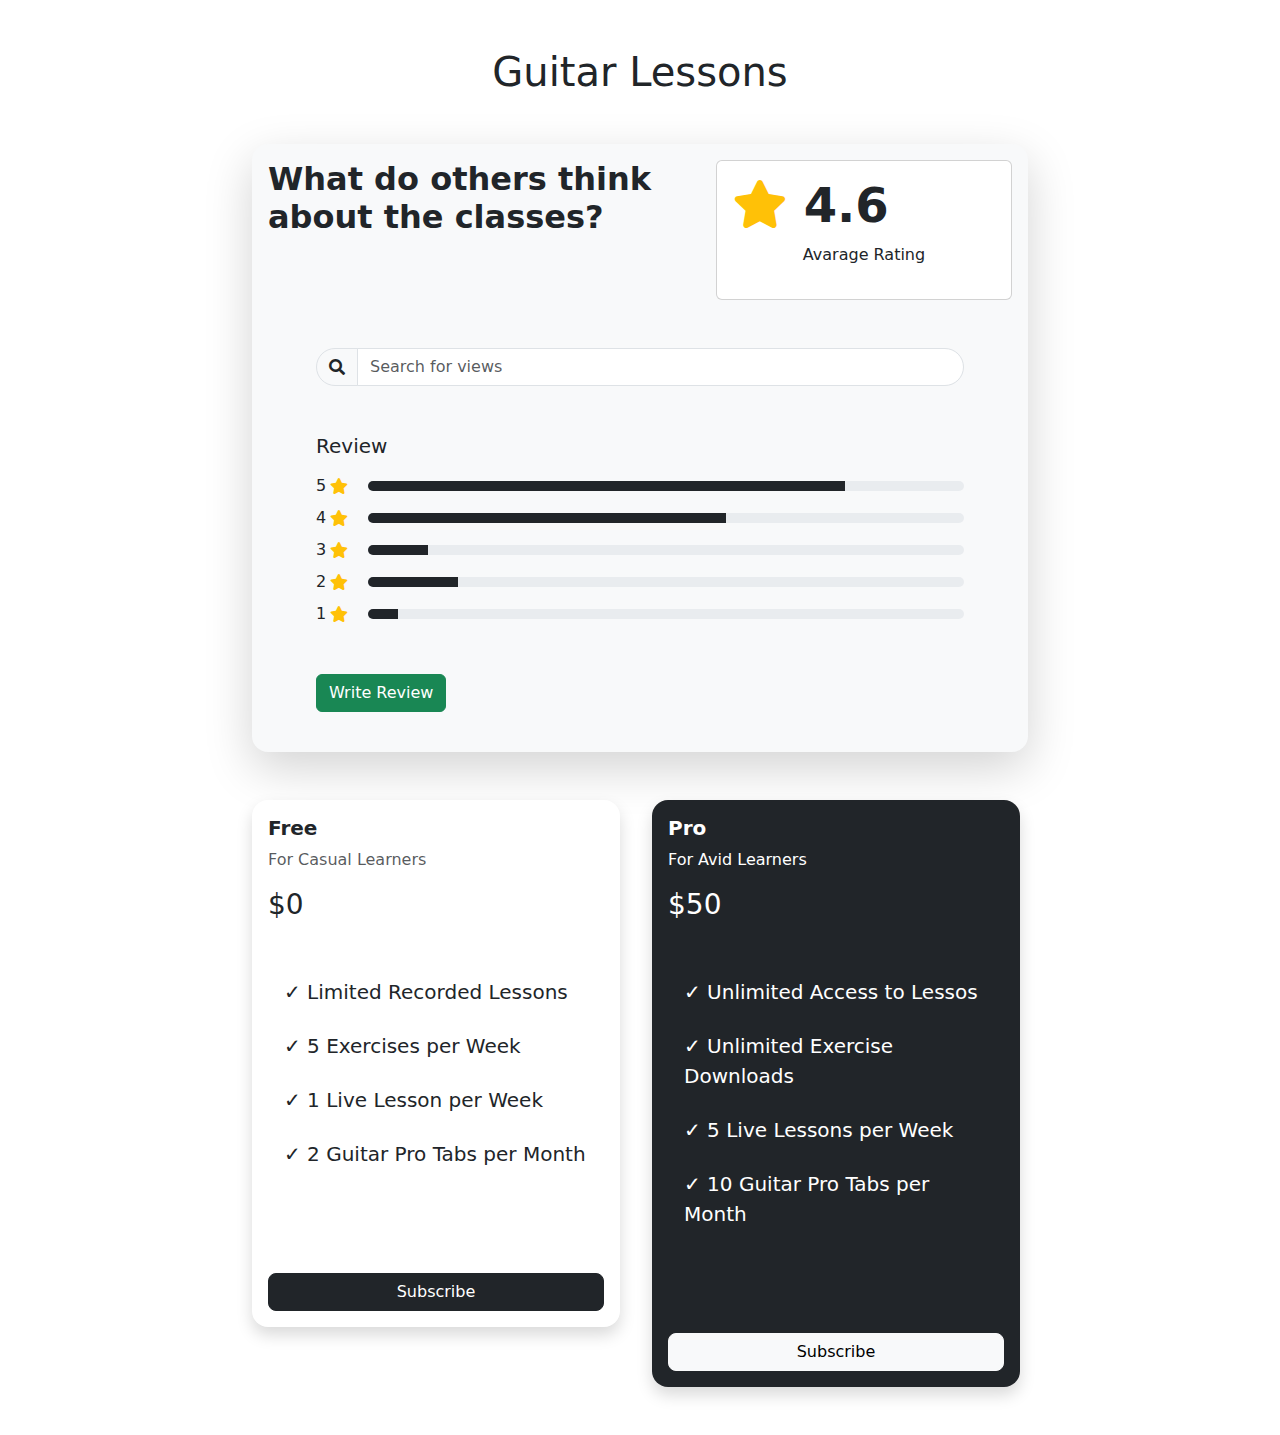
<file: Pricing_Cards/index.html>
<!--
* You can also use bootstrap  icons available at icons.getbootstrap.com. I´ve got a different approach. 
* To make the card less wide , I used a custom style on for screem > 800px
-->

<!DOCTYPE html>
<html lang="en">
  <head>
    <meta charset="UTF-8" />
    <meta http-equiv="X-UA-Compatible" content="IE=edge" />
    <meta name="viewport" content="width=device-width, initial-scale=1.0" />
    <!--Icons from fontawesome: necessary to put the star and the magnifying glass-->
    <link rel="stylesheet" href="https://cdnjs.cloudflare.com/ajax/libs/font-awesome/5.15.4/css/all.min.css"/>
    <link rel="stylesheet" href="css/bootstrap.min.css" />
    <link rel="stylesheet" href="css/style.css" />
    <title>Pricing Card</title>
  </head>
  <body>
  <h1 class="d-flex justify-content-center align-items-center mt-5">Guitar Lessons</h1>

      <div class="container">
<div class="card bg-light border-0 shadow-lg rounded-4 mt-5">
        <div class="card-body">
          <div class="row .p-5">
            <div class="col-7">
              <h2 class="fw-bold">What do others think about the classes?</h2>
            </div>
            <!--div col-7-->
            <div class="col-5">
              <div class="card card-body">
                <h3 class="display-5 fw-semibold">
                  <i class="fas fa-star text-warning"></i> 4.6 <!--icon from fontawesome-->      
                </h3>
                <p class="text-center">Avarage Rating</p>
              </div><!--inner div card / card-body"-->
            </div><!--div col-5 . h2´s div already got 7-->
          </div><!--row div-->
          
          <!--Search bar-->
          <div class="row px-5 mt-5">
            <div class="col-12">
              <div class="input-group imput-group-lg">
                <span class="input-group-text rounded-start-5">
                  <i class="fas fa-search"></i>
                </span>
                <input type="text" class="form-control rounded-end-5" placeholder="Search for views"> <!--text bar-->
              </div>
            </div>
          </div>
          <!--ratings-->
          <div class="row p-5">
            <div class="col-12 vstack gap-2"><!--gap-2 will put margim between the scores-->
              <h5>Review</h5>
              <div class="d-flex align-items-center gap-1">
                <span>5</span> <i class="fas fa-star text-warning"></i>
                <div class="progress ms-3" style="height: 10px; width: 100%">
                  <div class="progress-bar bg-dark" style="width:80%" role="progressbar" aria-valuenow="80" aria-valuemin="0" aria-valuemax="100"></div><!--this is the fill-->
                </div>
              </div>

              <div class="d-flex align-items-center gap-1">
                <span>4</span> <i class="fas fa-star text-warning"></i>
                <div class="progress ms-3" style="height: 10px; width: 100%">
                  <div class="progress-bar bg-dark" style="width:60%" role="progressbar" aria-valuenow="60" aria-valuemin="0" aria-valuemax="100"></div><!--this is the fill-->
                </div>
              </div>

              <div class="d-flex align-items-center gap-1">
                <span>3</span> <i class="fas fa-star text-warning"></i>
                <div class="progress ms-3" style="height: 10px; width: 100%">
                  <div class="progress-bar bg-dark" style="width:10%" role="progressbar" aria-valuenow="10" aria-valuemin="0" aria-valuemax="100"></div><!--this is the fill-->
                </div>
              </div>

              <div class="d-flex align-items-center gap-1">
                <span>2</span> <i class="fas fa-star text-warning"></i>
                <div class="progress ms-3" style="height: 10px; width: 100%">
                  <div class="progress-bar bg-dark" style="width:15%" role="progressbar" aria-valuenow="15" aria-valuemin="0" aria-valuemax="100"></div><!--this is the fill-->
                </div>
              </div>

              <div class="d-flex align-items-center gap-1">
                <span>1</span> <i class="fas fa-star text-warning"></i>
                <div class="progress ms-3" style="height: 10px; width: 100%">
                  <div class="progress-bar bg-dark" style="width:5%" role="progressbar" aria-valuenow="5" aria-valuemin="0" aria-valuemax="100"></div><!--this is the fill-->
                </div>
              </div>

            </div>
          </div>

          <!--Button-->
          <div class="row px-5 pb-4">
            <div class="col-12">
              <a href="#" class="btn btn-success btn-lg-rounded-5">Write Review</a>
            </div>
          </div>          
        </div><!--div card-->
      </div><!--div card-->


        <div class="row mt-5">
          <div class="col-md-6">
            <div class="card rounded-4 me-2 shadow border-0 mb-5">
              <div class="card-body">
                <h5 class="card-title fw-bold">Free</h5><!--fw = font weight-->
                <p class="text-muted">For Casual Learners</p>  
                <h3 class="mb-5">$0</h4>
                <ul class="list-group list-group-flush fs-5 mb-5 vstack gap-2"><!--vstack & gap-2 adds spacing between th li´s-->
                  <li class="list-group-item border-0">&check; Limited Recorded Lessons</li><!--border-0 removes the botton border of each li-->
                  <li class="list-group-item border-0">&check; 5 Exercises per Week</li>
                  <li class="list-group-item border-0">&check; 1 Live Lesson per Week</li>
                  <li class="list-group-item border-0">&check; 2 Guitar Pro Tabs per Month</li>
                </ul>
                  <div class="d-grid vstack gap-3">
                    <button class="mt-5 btn btn-dark rounded-3">Subscribe</button>
                  </div><!--button div-->
              </div><!--div tittle-->
            </div><!--div card--> 
          </div><!--div col-md-6-->

          <div class="col-md-6 ">
            <div class="card  text-bg-dark  rounded-4 me-2 shadow border-0 mb-5">
              <div class="card-body ">
                <h5 class="card-title fw-bold">Pro</h5><!--fw = font weight-->
                <p class="text-white">For Avid Learners </p>  
                <h3 class="mb-5">$50</h4>
                <ul class="list-group list-group-flush fs-5 mb-5 vstack gap-2"><!--vstack & gap-2 adds spacing between th li´s-->
                  <li class="list-group-item border-0 text-bg-dark">&check; Unlimited Access to Lessos</li><!--border-0 removes the botton border of each li-->
                  <li class="list-group-item border-0 text-bg-dark">&check; Unlimited Exercise Downloads</li>
                  <li class="list-group-item border-0 text-bg-dark">&check; 5 Live Lessons per Week</li>
                  <li class="list-group-item border-0 text-bg-dark">&check; 10 Guitar Pro Tabs per Month</li>
                </ul>
                  <div class="d-grid vstack gap-3">
                    <button class="mt-5 btn btn-light rounded-3">Subscribe</button>
                  </div><!--button div-->
              </div><!--div tittle-->
            </div><!--div card--> 
          </div><!--div col-md-6-->

        </div><!--div row mt-5-->
      </div><!--div container-->
    
    <script src="js/bootstrap.bundle.min.js"></script>
  </body>
</html>
</file>
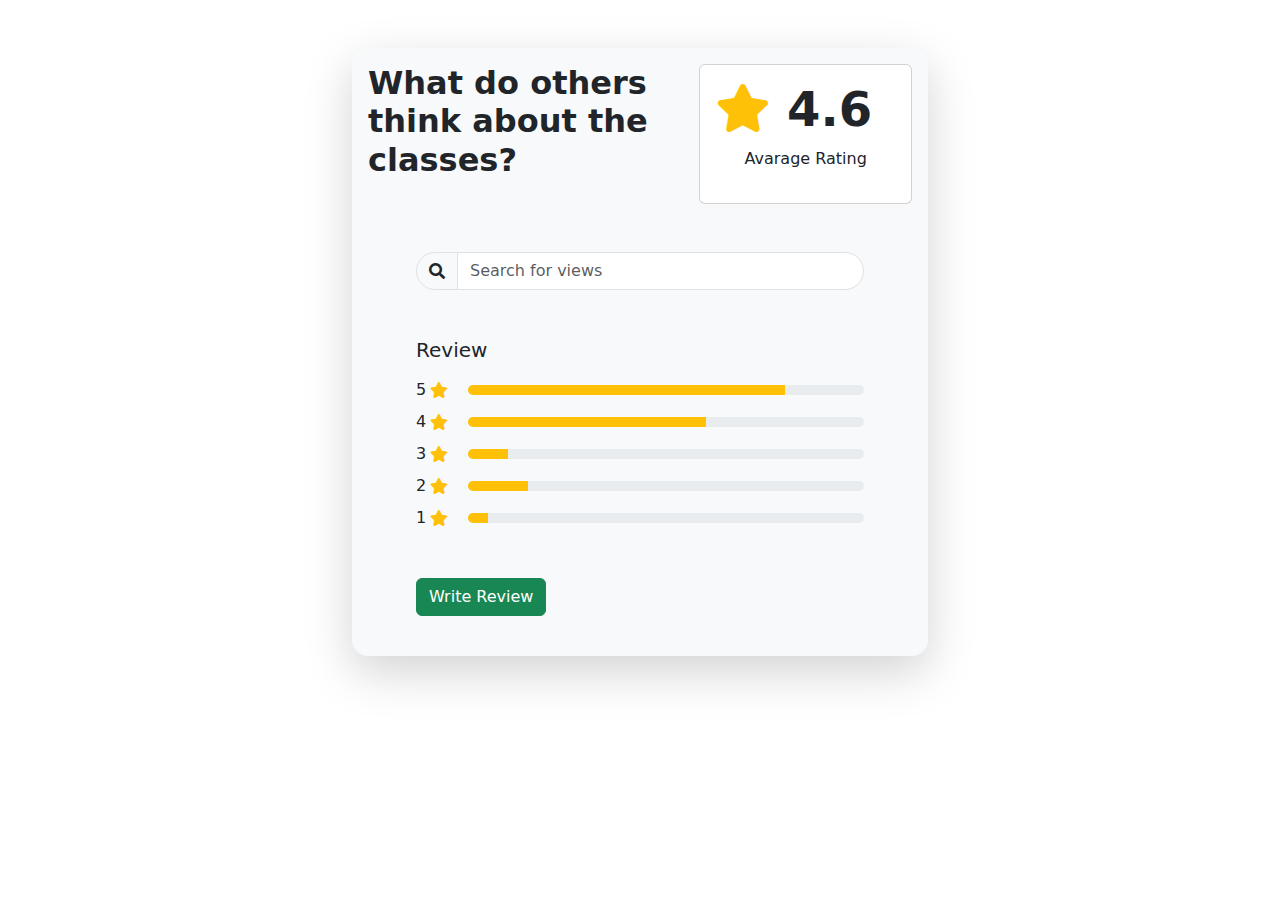
<file: Rating Components/index.html>
<!--
* Font: cdnjs.com
* when you do margin and padding, you can have just a row and then puta a passing in the inner div
or you can put a padding in the samer outter dic off the row class
-->
<!DOCTYPE html>
<html lang="en">
  <head>
    <meta charset="UTF-8" />
    <meta
      http-equiv="X-UA-Compatible"
      content="IE=edge"
    />
    <meta
      name="viewport"
      content="width=device-width, initial-scale=1.0"
    />
    <!--Font-->
    <script
      src="https://cdnjs.cloudflare.com/ajax/libs/bootstrap/5.3.3/js/bootstrap.min.js"
      integrity="sha512-ykZ1QQr0Jy/4ZkvKuqWn4iF3lqPZyij9iRv6sGqLRdTPkY69YX6+7wvVGmsdBbiIfN/8OdsI7HABjvEok6ZopQ=="
      crossorigin="anonymous"
      referrerpolicy="no-referrer"
    ></script>

    <!--Icons from fontawesome: necessary to put the star and the magnifying glass-->
    <link
      rel="stylesheet"
      href="https://cdnjs.cloudflare.com/ajax/libs/font-awesome/5.15.4/css/all.min.css"
    />

    <link
      rel="stylesheet"
      href="css/bootstrap.min.css"
    />
    <link
      rel="stylesheet"
      href="css/style.css"
    />
    <title>Ratng Components</title>
  </head>
  <body>
    <div class="container">
      <div class="card bg-light border-0 shadow-lg rounded-4 mt-5">
        <div class="card-body">
          <div class="row .p-5">
            <div class="col-7">
              <h2 class="fw-bold">What do others think about the classes?</h2>
            </div>
            <!--div col-7-->
            <div class="col-5">
              <div class="card card-body">
                <h3 class="display-5 fw-semibold">
                  <i class="fas fa-star text-warning"></i> 4.6 <!--icon from fontawesome-->      
                </h3>
                <p class="text-center">Avarage Rating</p>
              </div><!--inner div card / card-body"-->
            </div><!--div col-5 . h2´s div already got 7-->
          </div><!--row div-->
          
          <!--Search bar-->
          <div class="row px-5 mt-5">
            <div class="col-12">
              <div class="input-group imput-group-lg">
                <span class="input-group-text rounded-start-5">
                  <i class="fas fa-search"></i>
                </span>
                <input type="text" class="form-control rounded-end-5" placeholder="Search for views"> <!--text bar-->
              </div>
            </div>
          </div>
          <!--ratings-->
          <div class="row p-5">
            <div class="col-12 vstack gap-2"><!--gap-2 will put margim between the scores-->
              <h5>Review</h5>
              <div class="d-flex align-items-center gap-1">
                <span>5</span> <i class="fas fa-star text-warning"></i>
                <div class="progress ms-3" style="height: 10px; width: 100%">
                  <div class="progress-bar bg-warning" style="width:80%" role="progressbar" aria-valuenow="80" aria-valuemin="0" aria-valuemax="100"></div><!--this is the fill-->
                </div>
              </div>

              <div class="d-flex align-items-center gap-1">
                <span>4</span> <i class="fas fa-star text-warning"></i>
                <div class="progress ms-3" style="height: 10px; width: 100%">
                  <div class="progress-bar bg-warning" style="width:60%" role="progressbar" aria-valuenow="60" aria-valuemin="0" aria-valuemax="100"></div><!--this is the fill-->
                </div>
              </div>

              <div class="d-flex align-items-center gap-1">
                <span>3</span> <i class="fas fa-star text-warning"></i>
                <div class="progress ms-3" style="height: 10px; width: 100%">
                  <div class="progress-bar bg-warning" style="width:10%" role="progressbar" aria-valuenow="10" aria-valuemin="0" aria-valuemax="100"></div><!--this is the fill-->
                </div>
              </div>

              <div class="d-flex align-items-center gap-1">
                <span>2</span> <i class="fas fa-star text-warning"></i>
                <div class="progress ms-3" style="height: 10px; width: 100%">
                  <div class="progress-bar bg-warning" style="width:15%" role="progressbar" aria-valuenow="15" aria-valuemin="0" aria-valuemax="100"></div><!--this is the fill-->
                </div>
              </div>

              <div class="d-flex align-items-center gap-1">
                <span>1</span> <i class="fas fa-star text-warning"></i>
                <div class="progress ms-3" style="height: 10px; width: 100%">
                  <div class="progress-bar bg-warning" style="width:5%" role="progressbar" aria-valuenow="5" aria-valuemin="0" aria-valuemax="100"></div><!--this is the fill-->
                </div>
              </div>

            </div>
          </div>

          <!--Button-->
          <div class="row px-5 pb-4">
            <div class="col-12">
              <a href="#" class="btn btn-success btn-lg-rounded-5">Write Review</a>
            </div>
          </div>          
        </div>
        <!--div card-->
      </div>
      <!--div card-->
    </div>
    <!--div container-->
    <script src="js/bootstrap.bundle.min.js"></script>
  </body>
</html>
</file>
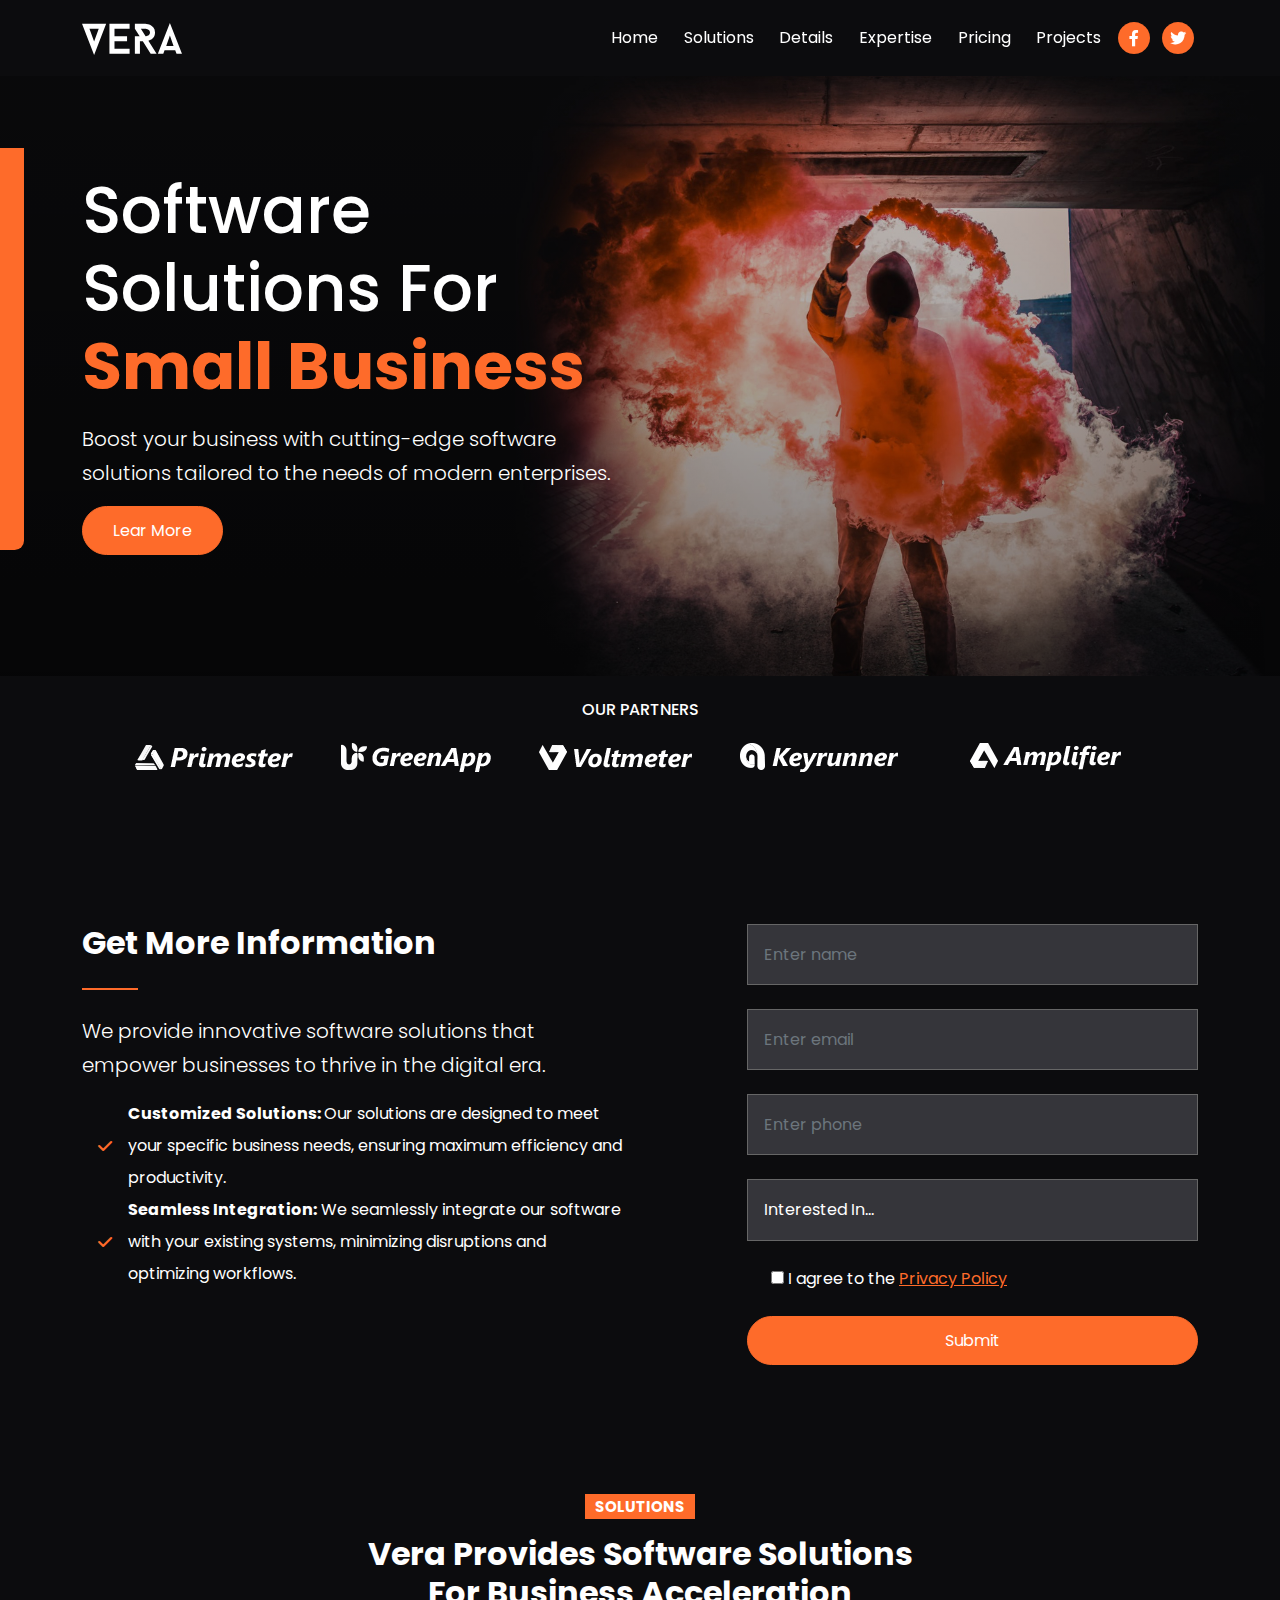
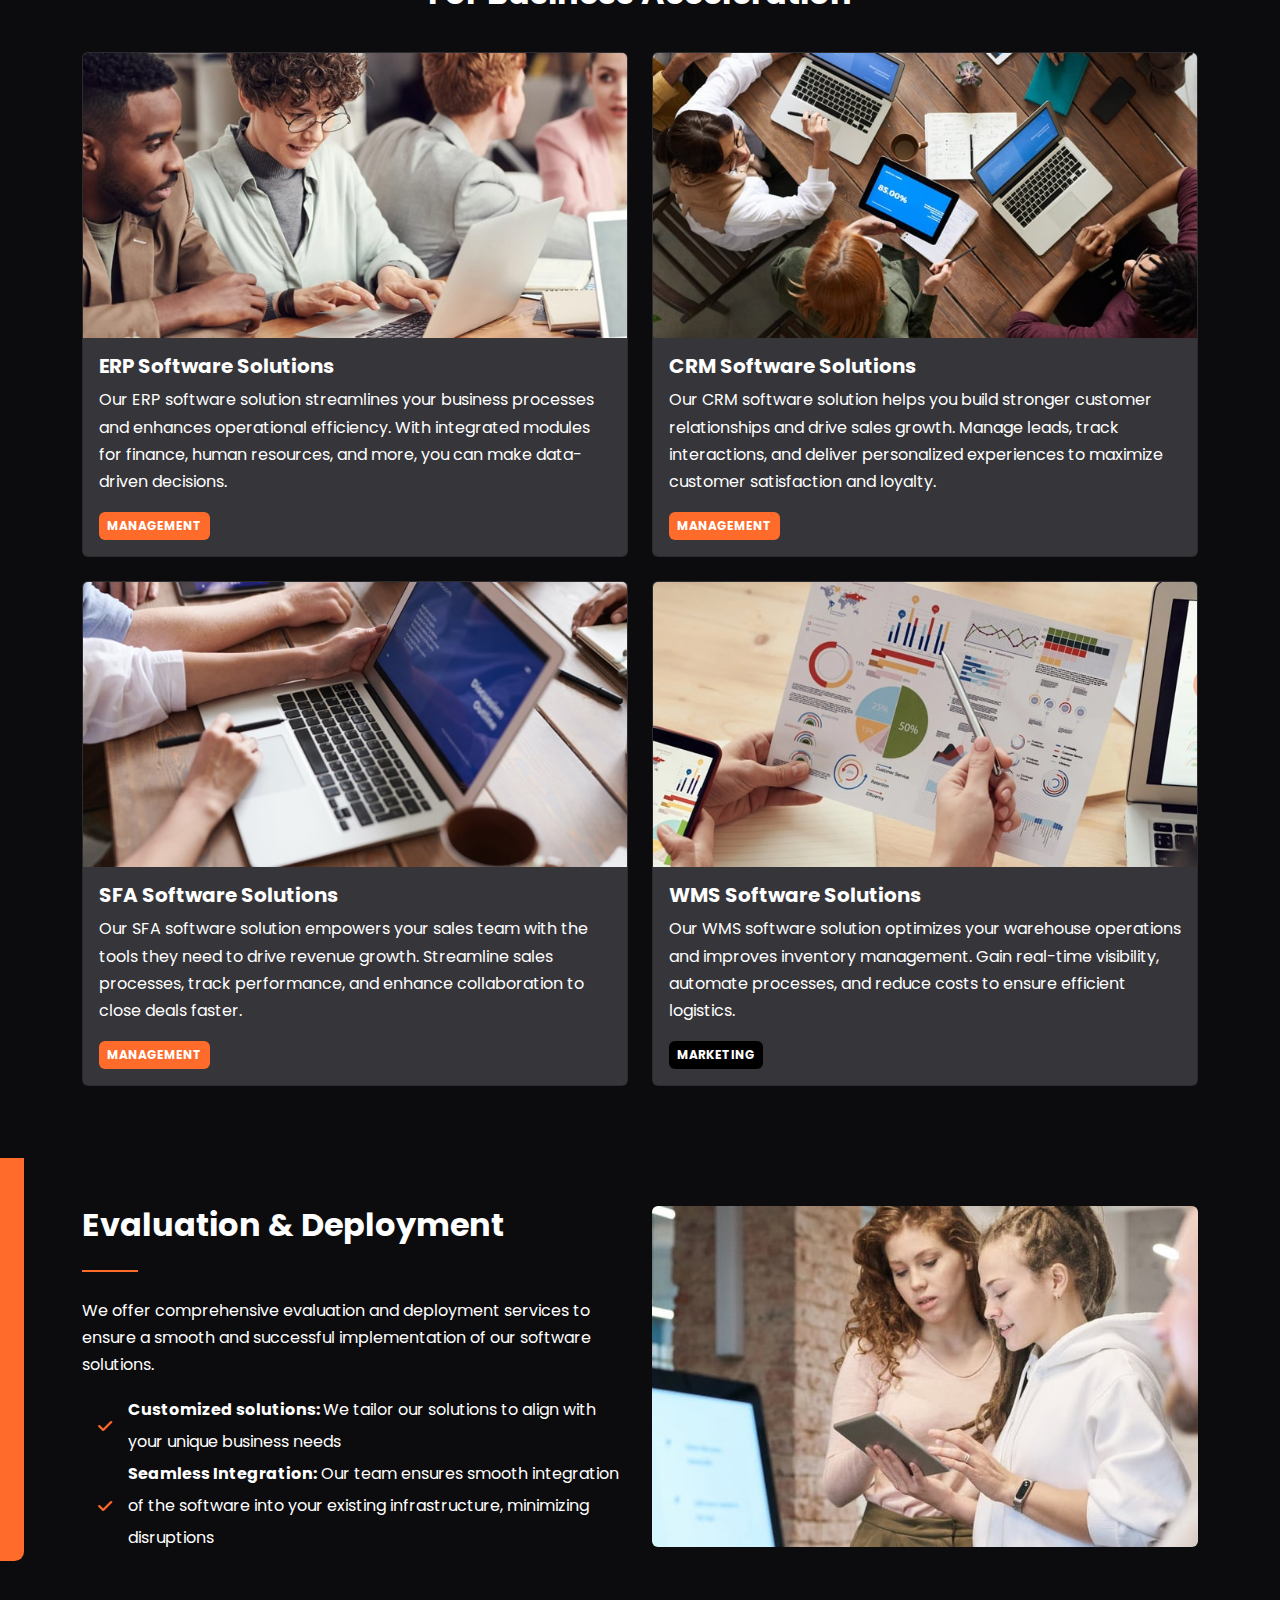
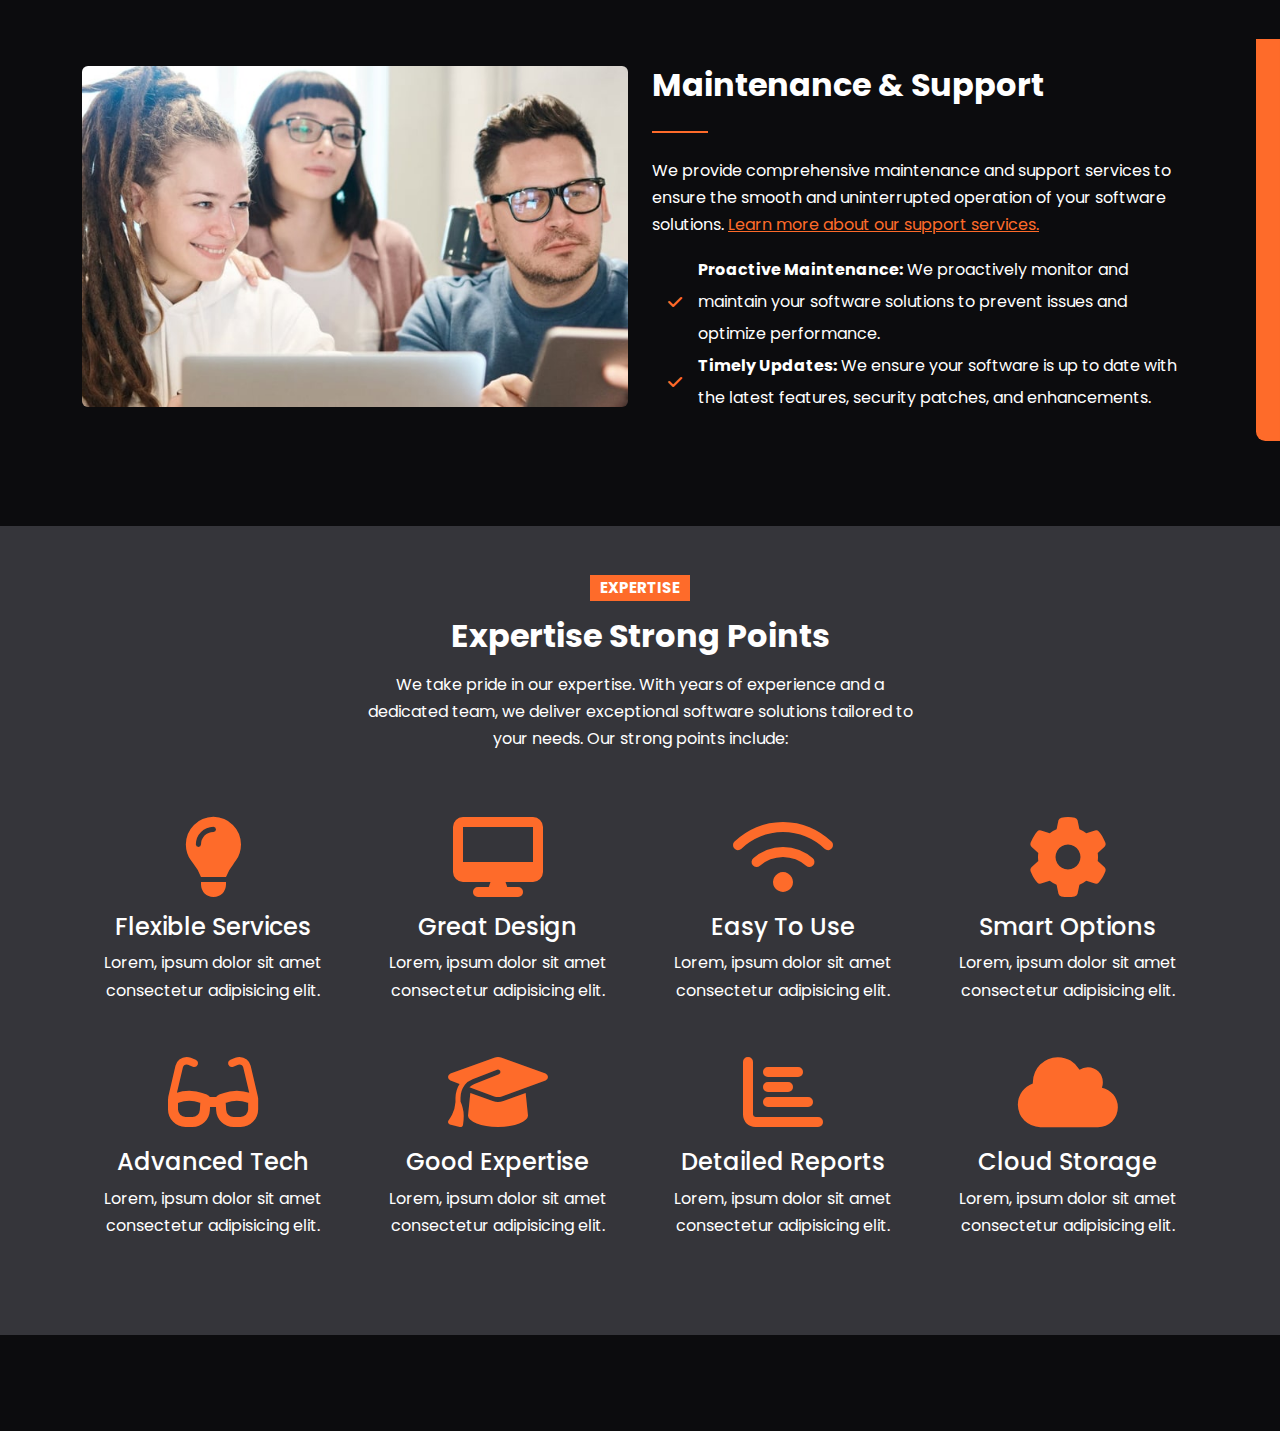
<file: vera-website/index.html>
<!DOCTYPE html>
<html lang="en">
  <head>
    <meta charset="UTF-8" />
    <meta http-equiv="X-UA-Compatible" content="IE=edge" />
    <meta name="viewport" content="width=device-width, initial-scale=1.0" />
    <link rel="preconnect" href="https://fonts.googleapis.com" />
    <link rel="preconnect" href="https://fonts.gstatic.com" crossorigin />
    <link
      href="https://fonts.googleapis.com/css2?family=Poppins:wght@300;400;600;700&display=swap"
      rel="stylesheet"
    />
    <link rel="stylesheet" href="css/font-awesome.css" />
    <link rel="stylesheet" href="css/bootstrap.css" />
    <link rel="stylesheet" href="css/styles.css" />
    <link rel="icon" href="images/favicon.png" />
    <title>Welcome To Vera</title>
  </head>
  <body>

    <nav class="navbar navbar-expand-lg sticky-top navbar-dark">
      <div class="container">
        <a class="navbar-brand" href="#">
          <img src="images/logo.svg" alt="" width="100" />
        </a>
        <button
          class="navbar-toggler"
          type="button"
          data-bs-toggle="collapse"
          data-bs-target="#navbarNavDropdown"
          aria-controls="navbarNavDropdown"
          aria-expanded="false"
          aria-label="Toggle navigation"
        >
          <span class="navbar-toggler-icon"></span>
        </button>
        <div class="collapse navbar-collapse" id="navbarNavDropdown">
          <ul class="navbar-nav ms-auto">
            <li class="nav-item">
              <a class="nav-link" aria-current="page" href="#">Home</a>
            </li>
            <li class="nav-item">
              <a class="nav-link" href="#solutions">Solutions</a>
            </li>
            <li class="nav-item">
              <a class="nav-link" href="#details">Details</a>
            </li>
            <li class="nav-item">
              <a class="nav-link" href="#expertise">Expertise</a>
            </li>
            <li class="nav-item">
              <a class="nav-link" href="#pricing">Pricing</a>
            </li>
            <li class="nav-item">
              <a class="nav-link" href="#projects">Projects</a>
            </li>
          </ul>
          <span class="nav-item">
            <span class="fa-stack"><!--stacking icons-->
              <a href="https://facebook.com" target="_blank">
                <i class="fas fa-circle fa-stack-2x"></i>
                <i class="fab fa-facebook-f fa-stack-1x text-white"></i>
              </a>
            </span>
            <span class="fa-stack">
              <a href="https://twitter.com" target="_blank">
                <i class="fas fa-circle fa-stack-2x"></i>
                <i class="fab fa-twitter fa-stack-1x text-white"></i>
              </a>
            </span>
          </span>
        </div>
      </div>
    </nav>

    <!-- Header -->
    <header class="header position-relative">
      <img
        src="images/vertical-decoration-left.svg"
        alt=""
        class="vertical-decoration position-absolute d-none d-md-block"
      />
      <div class="container">
        <div class="row">
          <div class="col-md-6 pt-5">
            <h1 class="xl-text mt-5"><!--xl-text is a custom class-->
              Software Solutions For
              <span class="text-primary fw-bold replace-me"
                >Small Business, Startups, Enterprise</span
              >
            </h1>
            <p class="lead">
              Boost your business with cutting-edge software solutions tailored
              to the needs of modern enterprises.
            </p>
            <a href="#" class="btn btn-primary text-white">Lear More</a>
          </div>
        </div>
      </div>
    </header>

    <!--Partners-->
    <section class="partners py-4 overflow-hidden">
      <div class="container">
        <div class="row">
          <!-- 1 column with 10 slices and offset by 1. 
          It will contain the contentent into 10 slices-->
          <div class="col-lg-10 offset-lg-1">
            <h6 class="text-center mb-4 text-uppercase">Our Partners</h6>
            <div class="d-flex justify-content-center align-items-center-text-center">
              <div>
                <!--putting spaces on the sides of the img´s:-->
                <img src="images/partner-logo-1.png" alt="" class="mx-4">
              </div>

              <div class="d-none d-sm-block">
                <img src="images/partner-logo-2.png" alt="" class="mx-4">
              </div>

              <div class="d-none d-lg-block">
                <img src="images/partner-logo-3.png" alt="" class="mx-4">
              </div>

              <div class="d-none d-lg-block">
                <img src="images/partner-logo-4.png" alt="" class="mx-4">
              </div>

              <div>
                <img src="images/partner-logo-5.png" alt="" class="mx-5">
              </div>
            </div><!--d-flex-->
          </div><!--col-lg-10-->
        </div><!--row-->
      </div><!--container-->
    </section> <!--Partners-->

    <!--Form-->
    <section class="contact my-7">
      <div class="container">
        <div class="row">
          <div class="col-md-6">
            <h2 class="fw-bold">Get More Information</h2>
            <hr class="hr-heading"><!--all the horizontal rule under heading will have this special class-->
            <p class="lead">
              We provide innovative software solutions that empower businesses to
              thrive in the digital era.
            </p>

            <ul class="list-unstyled lh-lg"><!--lh-lg makes the line bigger-->
              <li class="d-flex align-items-center">
                <i class="fas fa-check text-primary mx-3"></i>
                <div>
                  <strong>Customized Solutions: </strong> Our solutions are designed
                  to meet your specific business needs, ensuring maximum efficiency
                  and productivity.
                </div>
              </li>
              <li class="d-flex align-items-center">
                <i class="fas fa-check text-primary mx-3"></i>
                <div>
                  <strong>Seamless Integration:</strong> We seamlessly integrate our
                  software with your existing systems, minimizing disruptions and
                  optimizing workflows.
                </div>
              </li>
            </ul>
          </div><!--col-md-6-->

          <div class="col-md-5 offset-md-1">
            <form>
              <div class="mb-4">
                <input type="text" class="form-control bg-secondary" placeholder="Enter name">
              </div>
              <div class="mb-4">
                <input type="email" class="form-control bg-secondary" placeholder="Enter email">
              </div>
              <div class="mb-4">
                <input type="text" class="form-control bg-secondary" placeholder="Enter phone">
              </div>
              <div class="mb-4">
                <select name="interested" id="interested" class="form-control bg-secondary">
                  <option>Interested In...</option> <!--no value because it´s the 'title'-->
                  <option value="erp">ERP Solution</option>
                  <option value="crm">CRM Solution</option>
                  <option value="cms">CMS Solution</option>
                  <option value="sfa">SFA Solution</option>
                </select>
              </div>
              <div class="mb-4 form-check">
                <input type="checkbox" id="agree-check" />
                <label for="agree-check" class="form-check-label">
                  I agree to the <a href="privacy.html">Privacy Policy</a>
                </label>
              </div>
              <div class="d-grid gap-2">
                <input type="submit" value="Submit" class="btn btn-primary text-white" />
              </div>
            </form>
          </div><!--col-md-5-->
        </div><!--row-->
      </div><!--container-->
    </section><!--Form-->


    <!--Solution-->
    <section id="solutions" class="solutions my-5">
      <div class="container">
        <div class="row mb-4">
          <div class="col-md-6 offset-md-3 d-flex flex-column align-items-center text-center">
            <h5><span class="badge bg-primary rounded-0 text-uppercase">Solutions</span></h5>
            <h2 class="fw-bold">Vera Provides Software Solutions For Business Acceleration</h2>
          </div><!--col-md-6-->
        </div><!--row-->

        <!--Solutions row 1-->
        <div class="row">
          <div class="col-md-6 mb-4">
            <div class="card bg-secondary">
              <img src="images/solution-1.jpg" alt="" class="card-img-top">
              <div class="card-body">
                <h5 class="card-title fw-bold">ERP Software Solutions</h5>
                <p class="card-text">
                  Our ERP software solution streamlines your business processes and
                  enhances operational efficiency. With integrated modules for
                  finance, human resources, and more, you can make data-driven
                  decisions.
                </p>
                <div class="badge bg-primary p-2 text-uppercase">Management</div>
              </div><!--card-body-->
            </div><!--card-->
          </div><!--col-md-6-->

          <div class="col-md-6 mb-4">
            <div class="card bg-secondary">
              <img src="images/solution-2.jpg" alt="" class="card-img-top">
              <div class="card-body">
                <h5 class="card-title fw-bold">CRM Software Solutions</h5>
                <p class="card-text">
                  Our CRM software solution helps you build stronger customer
                  relationships and drive sales growth. Manage leads, track
                  interactions, and deliver personalized experiences to maximize
                  customer satisfaction and loyalty.
                </p>
                <div class="badge bg-primary p-2 text-uppercase">Management</div>
              </div><!--card-body-->
            </div><!--card-->
          </div><!--col-md-6-->
        </div><!--row-->

         <!-- Solutions Row 2 -->
         <div class="row">
          <div class="col-md-6 mb-4">
            <div class="card bg-secondary">
              <img src="images/solution-3.jpg" alt="" class="card-img-top">
              <div class="card-body">
                <h5 class="card-title fw-bold">SFA Software Solutions</h5>
                <p class="card-text">
                  Our SFA software solution empowers your sales team with the tools
              they need to drive revenue growth. Streamline sales processes,
              track performance, and enhance collaboration to close deals
              faster.
                </p>
                <div class="badge bg-primary p-2 text-uppercase">
                  Management
                </div>
              </div>
            </div>
          </div>

          <div class="col-md-6 mb-4">
            <div class="card bg-secondary">
              <img src="images/solution-4.jpg" alt="" class="card-img-top">
              <div class="card-body">
                <h5 class="card-title fw-bold">WMS Software Solutions</h5>
                <p class="card-text">
                  Our WMS software solution optimizes your warehouse operations and
              improves inventory management. Gain real-time visibility, automate
              processes, and reduce costs to ensure efficient logistics.
                </p>
                <div class="badge bg-dark p-2 text-uppercase">
                  Marketing
                </div>
              </div>
            </div>
          </div>
        </div>
      </div>
    </section><!--Solution-->

    <!-- Details 1 -->
    <section id="details" class="details my-5 position-relative"><!--I put an ID here because it´s part of navigation (navbar)-->
      <div class="container">
        <div class="row pt-5">
          <div class="col-lg-6">
            <h2 class="fw-bold">Evaluation & Deployment</h2>
            <hr class="hr-heading" />
            <p>
              We offer comprehensive evaluation and deployment services to ensure a smooth and successful implementation of our software solutions.
            </p>
            <ul class="list-unstyled lh-lg">

              <li class="d-flex align-items-center">
                <i class="fas fa-check text-primary mx-3"></i> 
                <div>
                  <strong>Customized solutions: </strong>We tailor our solutions to align with your unique business needs
                </div>
              </li>

              <li class="d-flex align-items-center">
                <i class="fas fa-check text-primary mx-3"></i>
                <div>
                  <strong>Seamless Integration:</strong> Our team ensures smooth integration of the software into your existing infrastructure, minimizing disruptions
                </div>
              </li>

            </ul>
          </div><!--col-lg-6-->

          <div class="col-lg-6">
            <img src="images/details-1.jpg" alt="" class="img-fluid rounded-2">
          </div><!--col-lg-6-->

        </div><!--row-->
      </div><!--container-->
      <img src="images/vertical-decoration-left.svg" alt="" class="vertical-decoration position-absolute d-none d-md-block">
    </section><!--Details 1-->


    <!-- Details 2 -->
    <section class="details-2 my-5 position-relative">
      <div class="container">
        <div class="row pt-5">
          <div class="col-lg-6">
            <img src="images/details-2.jpg" alt="" class="img-fluid rounded-2">
          </div>
          <div class="col-lg-6">
            <h2 class="fw-bold">Maintenance & Support</h2>
            <hr class="hr-heading" />
            <p>
              We provide comprehensive maintenance and support services to ensure the smooth and uninterrupted operation of your software solutions.  <a href="#">Learn more about our support services.</a>
            </p>
            <ul class="list-unstyled lh-lg">
              <li class="d-flex align-items-center">
                <i class="fas fa-check text-primary mx-3"></i>
                <div>
                  <strong>Proactive Maintenance:</strong> We proactively monitor and maintain your software solutions to prevent issues and optimize performance.
                </div>
              </li>
              <li class="d-flex align-items-center">
                <i class="fas fa-check text-primary mx-3"></i>
                <div>
                  <strong>Timely Updates:</strong> We ensure your software is up to date with the latest features, security patches, and enhancements.
                </div>
              </li>
            </ul>
          </div><!--col-lg-6-->
        </div><!--row-->
      </div><!--container-->
      <img src="images/vertical-decoration-right.svg" alt="" class="vertical-decoration position-absolute d-none d-md-block">
    </section><!--Details 2-->


    <!-- Expertise -->
    <section id="expertise" class="expertise bg-secondary py-5 my-6">
      <div class="container">
        <div class="row mb-5">
          <div class="col-md-6 offset-md-3 d-flex flex-column align-items-center text-center">
            <h5>
              <span class="badge bg-primary rounded-0 text-uppercase">Expertise</span>
            </h5>
            <h2 class="fw-bold">Expertise Strong Points</h2>
            <p>
              We take pride in our expertise. With years of experience and a
              dedicated team, we deliver exceptional software solutions tailored to
              your needs. Our strong points include:
            </p>
          </div><!--col-md-6-->
        </div><!--row-->

        <!-- Expertise Row 1 -->
        <div class="row">
          <div class="col-md-3">
            <div class="card bg-transparent border-0 text-center mb-3">
              <div class="card-image">
                <i class="fas fa-lightbulb fa-5x text-primary"></i>
              </div>
              <div class="card-body">
                <h4 class="card-title">Flexible Services</h4>
                <p>Lorem, ipsum dolor sit amet consectetur adipisicing elit.</p>
              </div><!--card-body-->
            </div><!--card-->
          </div><!--col-md-3-->
          <div class="col-md-3">
            <div class="card bg-transparent border-0 text-center mb-3">
              <div class="card-image">
                <i class="fas fa-desktop fa-5x text-primary"></i>
              </div>
              <div class="card-body">
                <h4 class="card-title">Great Design</h4>
                <p>Lorem, ipsum dolor sit amet consectetur adipisicing elit.</p>
              </div>
            </div><!--card-->
          </div><!--col-md-3-->
          <div class="col-md-3">
            <div class="card bg-transparent border-0 text-center mb-3">
              <div class="card-image">
                <i class="fas fa-wifi fa-5x text-primary"></i>
              </div>
              <div class="card-body">
                <h4 class="card-title">Easy To Use</h4>
                <p>Lorem, ipsum dolor sit amet consectetur adipisicing elit.</p>
              </div>
            </div><!--card-->
          </div><!--col-md-3-->
          <div class="col-md-3">
            <div class="card bg-transparent border-0 text-center mb-3">
              <div class="card-image">
                <i class="fas fa-cog fa-5x text-primary"></i>
              </div>
              <div class="card-body">
                <h4 class="card-title">Smart Options</h4>
                <p>Lorem, ipsum dolor sit amet consectetur adipisicing elit.</p>
              </div><!--card-body-->
            </div><!--card-->
          </div><!--col-md-3-->
        </div><!--Row 1-->

        <!-- Expertise Row 2 -->
        <div class="row">
          <div class="col-md-3">
            <div class="card bg-transparent border-0 text-center mb-3">
              <div class="card-image">
                <i class="fas fa-glasses fa-5x text-primary"></i>
              </div>
              <div class="card-body">
                <h4 class="card-title">Advanced Tech</h4>
                <p>Lorem, ipsum dolor sit amet consectetur adipisicing elit.</p>
              </div><!--card-body-->
            </div><!--card-->
          </div><!--col-md-3-->
          <div class="col-md-3">
            <div class="card bg-transparent border-0 text-center mb-3">
              <div class="card-image">
                <i class="fas fa-graduation-cap fa-5x text-primary"></i>
              </div>
              <div class="card-body">
                <h4 class="card-title">Good Expertise</h4>
                <p>Lorem, ipsum dolor sit amet consectetur adipisicing elit.</p>
              </div><!--card-body-->
            </div><!--card-->
          </div><!--col-md-3-->
          <div class="col-md-3">
            <div class="card bg-transparent border-0 text-center mb-3">
              <div class="card-image">
                <i class="fas fa-chart-bar fa-5x text-primary"></i>
              </div>
              <div class="card-body">
                <h4 class="card-title">Detailed Reports</h4>
                <p>Lorem, ipsum dolor sit amet consectetur adipisicing elit.</p>
              </div><!--card-body-->
            </div><!--card-->
          </div><!--col-md-3-->
          <div class="col-md-3">
            <div class="card bg-transparent border-0 text-center mb-3">
              <div class="card-image">
                <i class="fas fa-cloud fa-5x text-primary"></i>
              </div>
              <div class="card-body">
                <h4 class="card-title">Cloud Storage</h4>
                <p>Lorem, ipsum dolor sit amet consectetur adipisicing elit.</p>
              </div><!--card-body-->
            </div><!--card-->
          </div><!--col-md-3-->
        </div><!--Expertise Row 2-->
      </div><!--container-->
    </section><!--Expertise-->




    <!--effect to chenage the words. 
    <script> the code within this script is executed in the global context. All functions and
    classes become globally acessible
    As replaceme.mim.js has already been loaded and executed before your-script.js, 
    the ReplaceMe class is available globally and can be used directly.-->
    <script src="js/replaceme.min.js"></script>
    <script src="js/bootstrap.bundle.min.js"></script>
    <script src="js/script.js"></script>
  </body>
</html>
</file>
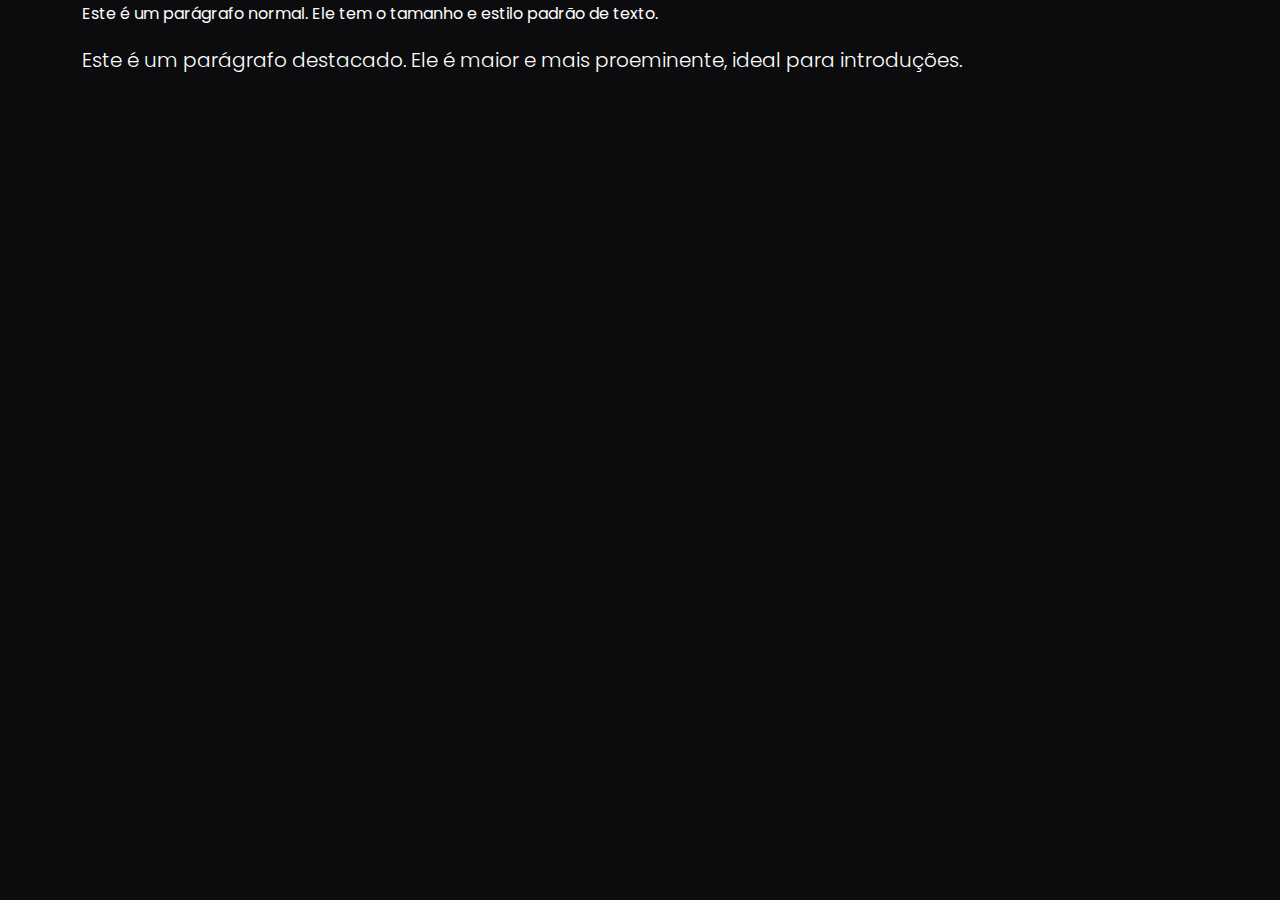
<file: vera-website/teste.html>
<!DOCTYPE html>
<html lang="en">
  <head>
    <meta charset="UTF-8" />
    <meta http-equiv="X-UA-Compatible" content="IE=edge" />
    <meta name="viewport" content="width=device-width, initial-scale=1.0" />
    <link rel="preconnect" href="https://fonts.googleapis.com" />
    <link rel="preconnect" href="https://fonts.gstatic.com" crossorigin />
    <link
      href="https://fonts.googleapis.com/css2?family=Poppins:wght@300;400;600;700&display=swap"
      rel="stylesheet"
    />
    <link rel="stylesheet" href="css/font-awesome.css" />
    <link rel="stylesheet" href="css/bootstrap.css" />
    <link rel="stylesheet" href="css/styles.css" />
    <link rel="icon" href="images/favicon.png" />
    <title>Welcome To Vera</title>
  </head>
  <body>
      <div class="container">
    <p>Este é um parágrafo normal. Ele tem o tamanho e estilo padrão de texto.</p>
    <p class="lead">Este é um parágrafo destacado. Ele é maior e mais proeminente, ideal para introduções.</p>
  </div>        


    <script src="js/replaceme.min.js"></script><!--effect to chenage the words-->
    <script src="js/bootstrap.bundle.min.js"></script>
    <script src="js/script.js"></script>
  </body>
</html>
</file>
<file: Pricing_Cards/css/style.css>
@media(min-width: 800px){
    .container{
        width: 800px;
    }
}
</file>
<file: Rating Components/css/style.css>
@media(min-width:600Px){
    .container{
        width:600px;
    }
}
</file>
<file: vera-website/css/styles.css>
.xl-text {
  font-size: 65px;
}

.header {
  background: linear-gradient(rgba(0, 0, 0, 0.2), rgba(0, 0, 0, 0.5)), url("../images/header-background.jpg") left center no-repeat;
  background-size: cover;
  height: 600px;
}

.vertical-decoration {
  top: 12%;
  width: 24px;
}

.hr-heading {
  display: inline-block;
  width: 3.5rem;
  height: 0.125rem;
  margin-top: 0.625rem;
  border: none;
  background-color: var(--bs-primary);
  opacity: 1;
}

.navbar {
  transition: all 0.3s ease-in-out;
}

.navbar-sticky {
  opacity: 0.8;
}

.details .vertical-decoration {
  top: 0;
  left: 0;
  width: 24px;
}

.details-2 .vertical-decoration {
  top: 5%;
  right: 0;
  width: 24px;
}

.video-play-button {
  position: absolute;
  z-index: 10;
  top: 50%;
  left: 50%;
  transform: translateX(-50%) translateY(-50%);
  width: 32px;
  height: 44px;
  border-radius: 50%;
  display: block;
  box-sizing: content-box;
  padding: 1.125rem 1.25rem 1.125rem 1.75rem;
  cursor: pointer;
}

.video-play-button:before {
  content: "";
  position: absolute;
  z-index: 0;
  top: 50%;
  left: 50%;
  transform: translateX(-50%) translateY(-50%);
  width: 76px;
  height: 76px;
  border-radius: 50%;
  display: block;
  background: var(--bs-primary);
  cursor: pointer;
  animation: pulse-border 1500ms ease-in-out infinite;
}

.video-play-button:after {
  content: "";
  position: absolute;
  z-index: 1;
  top: 50%;
  left: 50%;
  transform: translateX(-50%) translateY(-50%);
  width: 70px;
  height: 70px;
  border-radius: 50%;
  display: block;
  background: var(--bs-primary);
  cursor: pointer;
  transition: all 200ms;
}

.video-play-button span {
  position: relative;
  display: block;
  z-index: 3;
  top: 6px;
  left: 4px;
  width: 0;
  height: 0;
  border-left: 26px solid #fff;
  border-top: 16px solid transparent;
  border-bottom: 16px solid transparent;
}

@keyframes pulse-border {
  0% {
    transform: translateX(-50%) translateY(-50%) translateZ(0) scale(1);
    opacity: 1;
  }
  100% {
    transform: translateX(-50%) translateY(-50%) translateZ(0) scale(1.5);
    opacity: 0;
  }
}
.video-modal .modal-dialog {
  max-width: 1150px;
  margin-top: 20px;
}

.project-modals .modal-dialog {
  max-width: 1150px;
  margin-top: 130px;
}

@media (max-width: 992px) {
  .xl-text {
    font-size: 50px;
  }
  .header {
    text-align: center;
    background: linear-gradient(rgba(0, 0, 0, 0.4), rgba(0, 0, 0, 0.9)), url("../images/header-background.jpg") center center no-repeat;
  }
  .video-points {
    padding: 0 !important;
    text-align: center;
  }
  .video-points .col-lg-4 {
    margin-bottom: 20px;
  }
}
</file>
